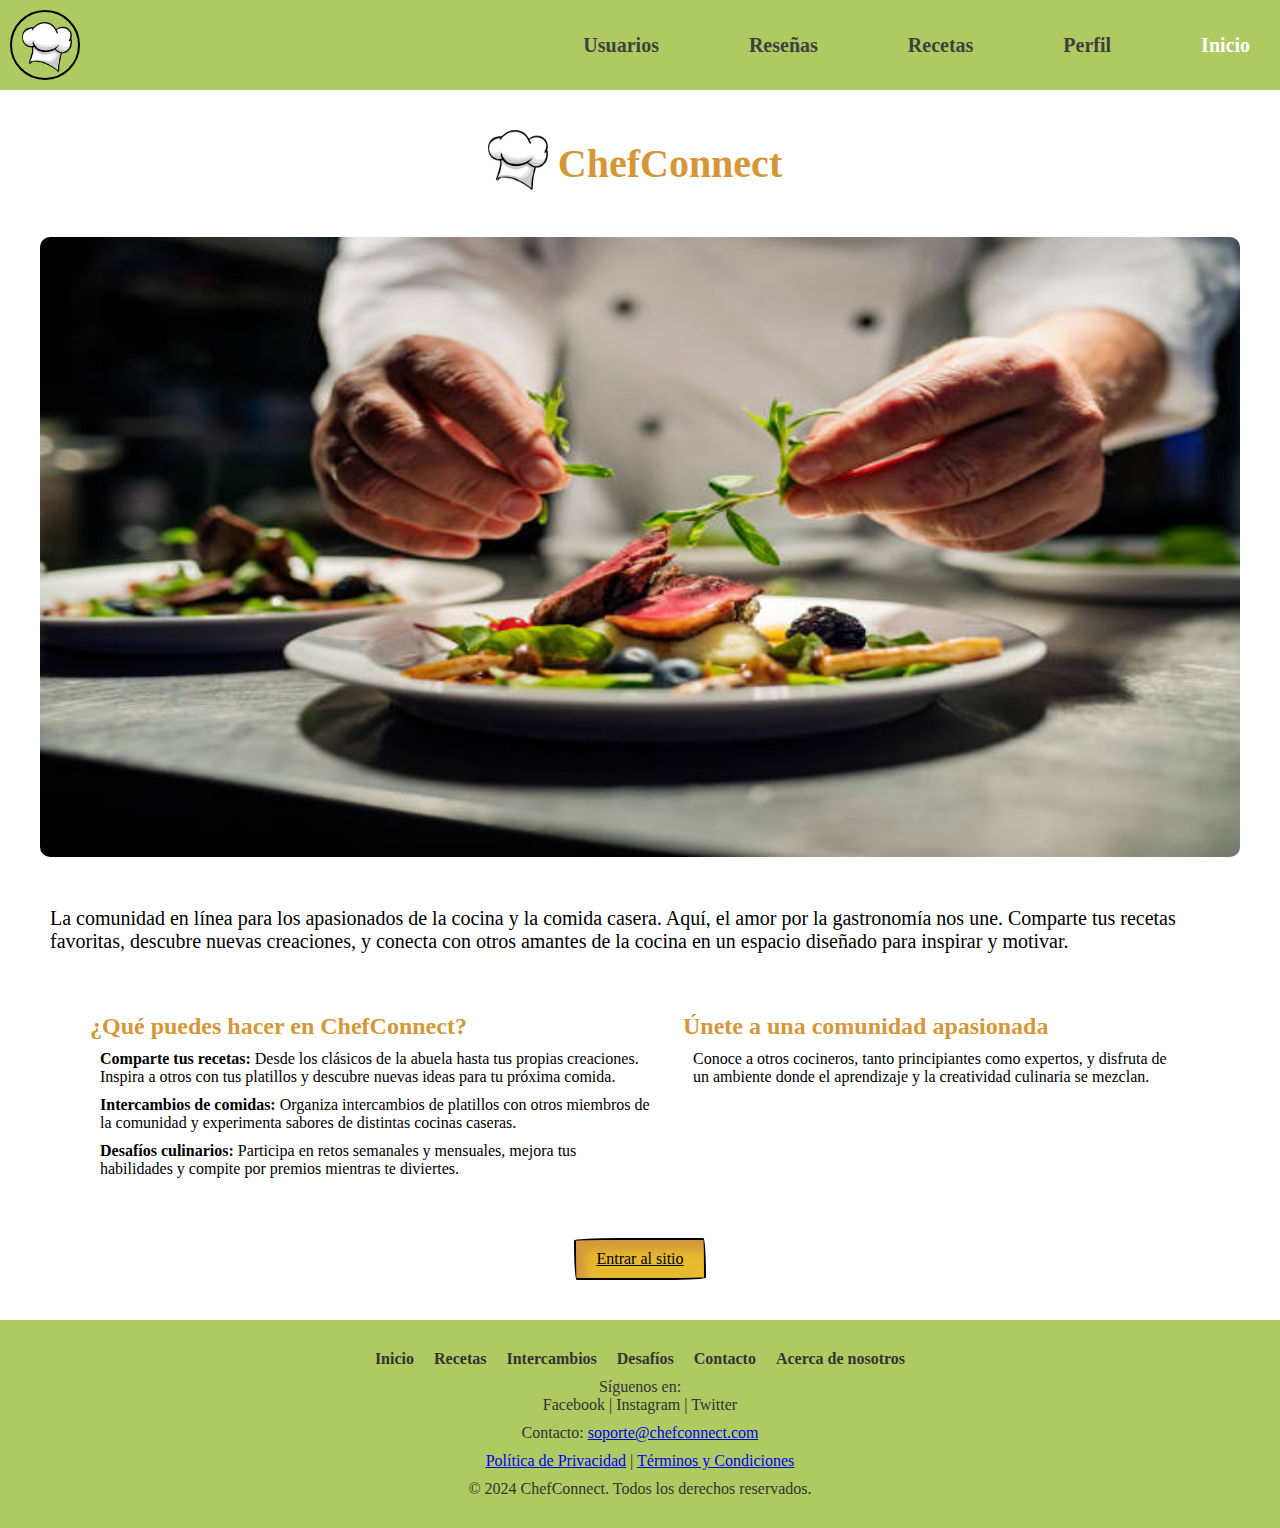
<file: pages/index.html>
<!DOCTYPE html>
<html lang="en">
  <head>
    <meta charset="UTF-8" />
    <meta name="viewport" content="width=device-width, initial-scale=1.0" />
    <title>ChefConnect--landing page</title>
    <link rel="stylesheet" href="../css/styles.css" />
    <link rel="stylesheet" href="../css/footer.css" />
    <link rel="stylesheet" href="../css/header.css" />
  </head>
  <body>
    <div class="container">
      <div class="header">
        <div class="logo">
          <a href="./index.html">
            <img src="../img/logo.png" alt="Logo de pagina"
          /></a>
        </div>
        <ul>
          <li><a href="./usuarios.html">Usuarios</a></li>
          <li><a href="./resenas.html">Reseñas</a></li>
          <li><a href="./recetas.html">Recetas</a></li>
          <li><a href="./perfil.html">Perfil</a></li>

          <li><a id="inicio" href="./index.html">Inicio</a></li>
        </ul>
      </div>
      <div class="content">
        <div class="titulo">
          <img src="../img/logo.png" alt="Logo de pagina" />
          <h1>ChefConnect</h1>
        </div>

        <!-- Esto serían los estilos que tienen las Imagenes por defecto -->
        <img class="img" src="../img/comida.jpeg" alt="Imagen de lo que sea" />

        <p>
          La comunidad en línea para los apasionados de la cocina y la comida
          casera. Aquí, el amor por la gastronomía nos une. Comparte tus recetas
          favoritas, descubre nuevas creaciones, y conecta con otros amantes de
          la cocina en un espacio diseñado para inspirar y motivar.
        </p>
        <div class="maincontent">
          <div class="whatToDo">
            <h2>¿Qué puedes hacer en ChefConnect?</h2>
            <ul>
              <li>
                <b>Comparte tus recetas: </b>Desde los clásicos de la abuela
                hasta tus propias creaciones. Inspira a otros con tus platillos
                y descubre nuevas ideas para tu próxima comida.
              </li>
              <li>
                <b>Intercambios de comidas:</b> Organiza intercambios de
                platillos con otros miembros de la comunidad y experimenta
                sabores de distintas cocinas caseras.
              </li>
              <li>
                <b>Desafíos culinarios:</b> Participa en retos semanales y
                mensuales, mejora tus habilidades y compite por premios mientras
                te diviertes.
              </li>
            </ul>
          </div>
          <div class="enjoy">
            <h2>Únete a una comunidad apasionada</h2>
            <p>
              Conoce a otros cocineros, tanto principiantes como expertos, y
              disfruta de un ambiente donde el aprendizaje y la creatividad
              culinaria se mezclan.
            </p>
          </div>
          
        </div>
        <a class="button" href="./login.html">
         Entrar al sitio
        </a>
      </div>

      <div class="footer">
        <!-- Enlaces de navegación -->
        <ul class="footer-nav">
          <li><a href="./index.html">Inicio</a></li>
          <li><a href="./recetas.html">Recetas</a></li>
          <li><a href="./intercambios.html">Intercambios</a></li>
          <li><a href="./desafios.html">Desafíos</a></li>
          <li><a href="./contacto.html">Contacto</a></li>
          <li><a href="./acerca.html">Acerca de nosotros</a></li>
        </ul>

        <!-- Redes sociales -->
        <div class="footer-social">
          <p>Síguenos en:</p>
          <a href="https://www.facebook.com/ChefConnect" target="_blank"
            >Facebook</a
          >
          |
          <a href="https://www.instagram.com/ChefConnect" target="_blank"
            >Instagram</a
          >
          |
          <a href="https://twitter.com/ChefConnect" target="_blank">Twitter</a>
        </div>

        <!-- Información de contacto -->
        <div class="footer-contact">
          <p>
            Contacto:
            <a href="mailto:soporte@chefconnect.com">soporte@chefconnect.com</a>
          </p>
        </div>

        <!-- Políticas del sitio -->
        <div class="footer-legal">
          <a href="./privacidad.html">Política de Privacidad</a> |
          <a href="./tyc.html">Términos y Condiciones</a>
        </div>

        <!-- Derechos de autor -->
        <div class="footer-copyright">
          <p>&copy; 2024 ChefConnect. Todos los derechos reservados.</p>
        </div>
      </div>
    </div>
  </body>
</html>
</file>
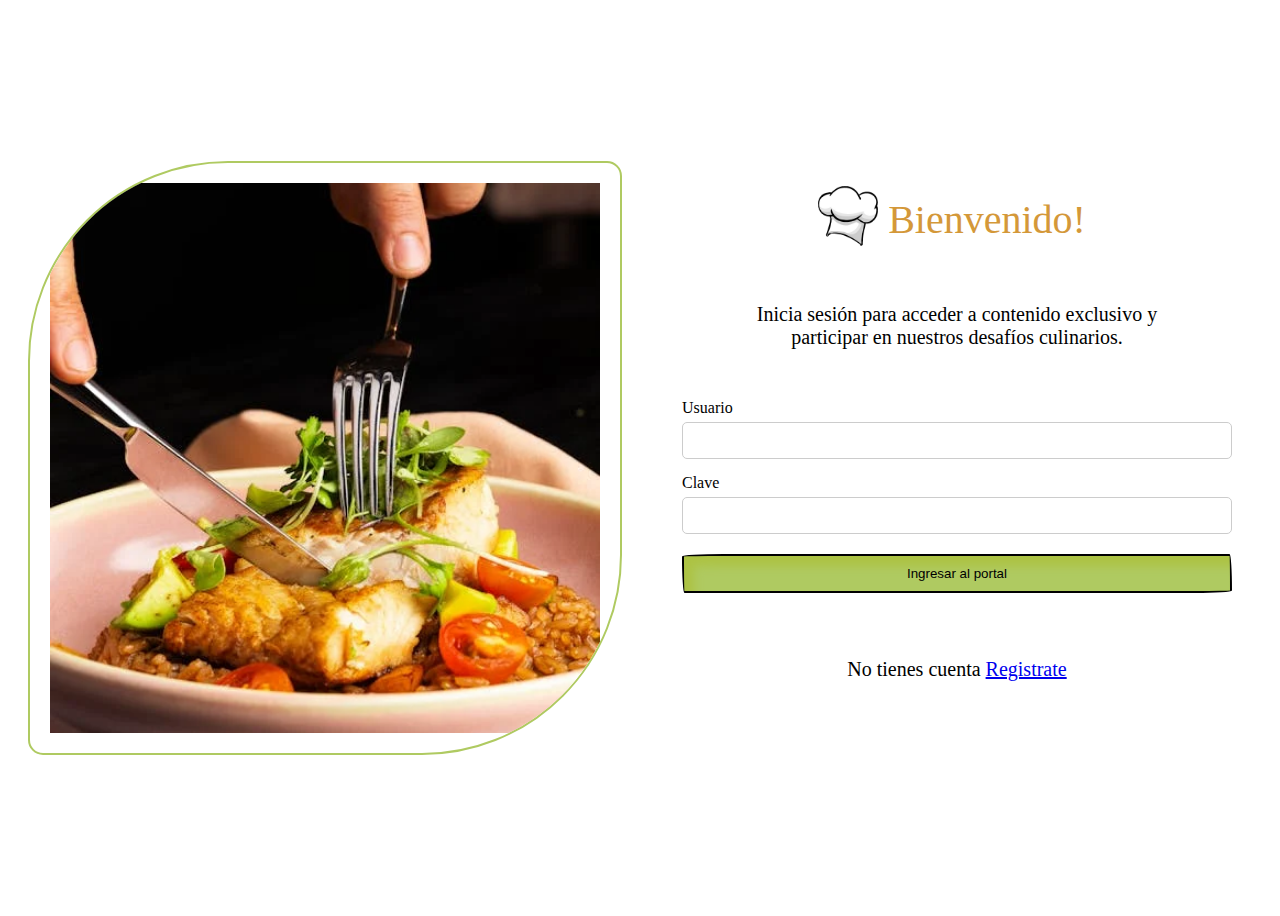
<file: pages/login.html>
<!DOCTYPE html>
<html lang="en">
<head>
    <meta charset="UTF-8">
    <meta name="viewport" content="width=device-width, initial-scale=1.0">
    <title>Login</title>
    <meta name="description" content="En esta pagina se puede hacer el inicio de sesión">
    <meta name="keywords" content="CEI, Diseño Web, HTML, CSS, Cocina, Recetas">
    <meta name="author" content="Liz Claudia Espinosa">
    <link rel="stylesheet" href="../css/login.css">

</head>
<body>
    <div class="container">
        <div class="img">
            <img  src="../img/login.webp" alt="Logo">
        </div>
       
        <div class="form">
            <div class="titulo">
                <img src="../img/logo.png" alt="Logo de pagina"
            />
            <h1> Bienvenido!</h1>
            </div>
            
            <p >Inicia sesión para acceder a contenido exclusivo y participar en nuestros desafíos culinarios.</p>
            <form action="./index.html" method="GET">
                <label for="user">Usuario</label>
                <input type="text" id="user" name="user" required />
          
                <label for="pass">Clave</label>
                <input type="password" id="pass" name="pass" required />

                <input class="button" type="submit" value="Ingresar al portal" />
            </form>
            <p>No tienes cuenta <a href="./register.html">Registrate</a></p>
        </div>

    </div>
</body>
</html>
</file>
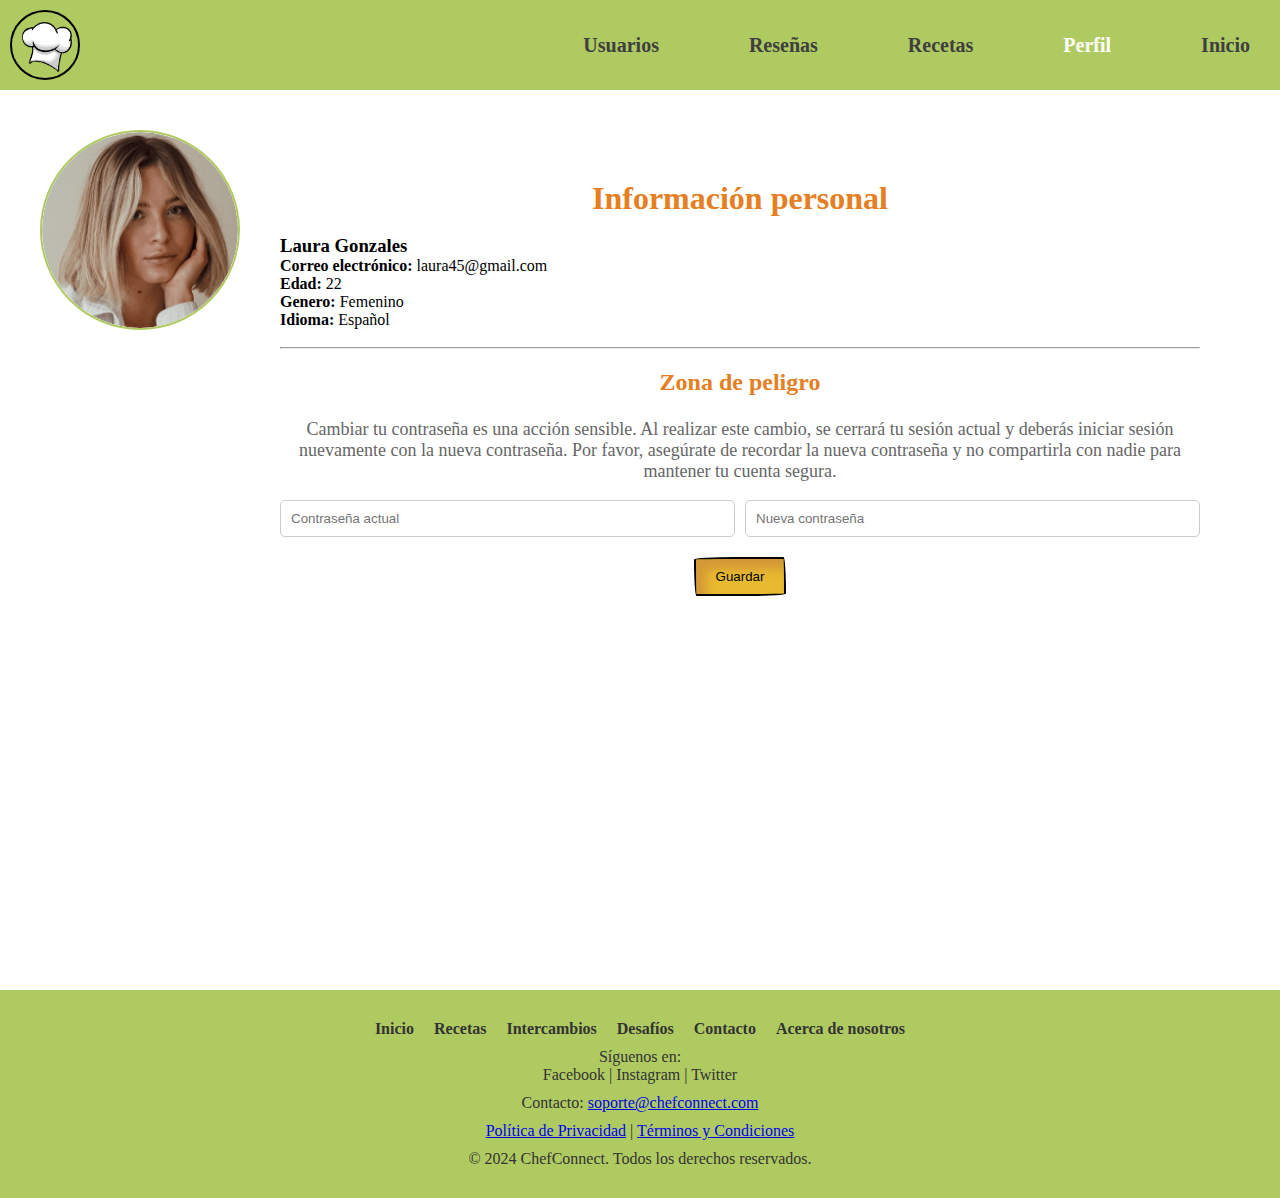
<file: pages/perfil.html>
<!DOCTYPE html>
<html lang="en">
<head>
    <meta charset="UTF-8">
    <meta name="viewport" content="width=device-width, initial-scale=1.0">
    <title>Document</title>
    <link rel="stylesheet" href="../css/profile.css">
    <link rel="stylesheet" href="../css/header.css">
    <link rel="stylesheet" href="../css/footer.css">
</head>
<body>
    <div class="header">
        <div class="logo">
          <a href="./index.html">
            <img src="../img/logo.png" alt="Logo de pagina"
          /></a>
        </div>
        <ul>
          <li><a href="./usuarios.html">Usuarios</a></li>
          <li><a href="./resenas.html">Reseñas</a></li>
          <li><a href="./recetas.html">Recetas</a></li>
          <li><a id="inicio" href="./perfil.html">Perfil</a></li>

          <li><a  href="./index.html">Inicio</a></li>
        </ul>
      </div>
    <div class="container">
        

        <!-- Foto de la persona -->
        <div class="profile-picture">
            <img src="../img/user.png" alt="Foto de persona">
        </div>
        <div class="main-content">
          <h1>Información personal</h1>
          <br>
          <h3>Laura Gonzales</h3>
          <p><b>Correo electrónico: </b> laura45@gmail.com</p>
          <p><b>Edad: </b> 22</p>
          <p><b>Genero: </b> Femenino</p>
          <p><b>Idioma: </b>Español</p>
          <br>
          <hr>        
        <!-- Danger Zone -->
        <div class="danger-zone">
            <h2>Zona de peligro</h2>
            <br>
            <p>Cambiar tu contraseña es una acción sensible. Al realizar este cambio, se cerrará tu sesión actual y deberás iniciar sesión nuevamente con la nueva contraseña. Por favor, asegúrate de recordar la nueva contraseña y no compartirla con nadie para mantener tu cuenta segura.</p>
            <br>
            <form action="./login.html" method="GET">
              <div class="password-group">
                <input type="password" name="password" placeholder="Contraseña actual"/>
                <input type="password" name="password-confirmation" placeholder="Nueva contraseña"/>
              </div>
              
            <input class="button" type="submit" value="Guardar"/>
            </form>
          </div>
        </div>
        
    </div>

    <div class="footer">
        <!-- Enlaces de navegación -->
        <ul class="footer-nav">
          <li><a href="./index.html">Inicio</a></li>
          <li><a href="./recetas.html">Recetas</a></li>
          <li><a href="./intercambios.html">Intercambios</a></li>
          <li><a href="./desafios.html">Desafíos</a></li>
          <li><a href="./contacto.html">Contacto</a></li>
          <li><a href="./acerca.html">Acerca de nosotros</a></li>
        </ul>

        <!-- Redes sociales -->
        <div class="footer-social">
          <p>Síguenos en:</p>
          <a href="https://www.facebook.com/ChefConnect" target="_blank"
            >Facebook</a
          >
          |
          <a href="https://www.instagram.com/ChefConnect" target="_blank"
            >Instagram</a
          >
          |
          <a href="https://twitter.com/ChefConnect" target="_blank">Twitter</a>
        </div>

        <!-- Información de contacto -->
        <div class="footer-contact">
          <p>
            Contacto:
            <a href="mailto:soporte@chefconnect.com">soporte@chefconnect.com</a>
          </p>
        </div>

        <!-- Políticas del sitio -->
        <div class="footer-legal">
          <a href="./privacidad.html">Política de Privacidad</a> |
          <a href="./tyc.html">Términos y Condiciones</a>
        </div>

        <!-- Derechos de autor -->
        <div class="footer-copyright">
          <p>&copy; 2024 ChefConnect. Todos los derechos reservados.</p>
        </div>
      </div>
</body>
</html>
</file>
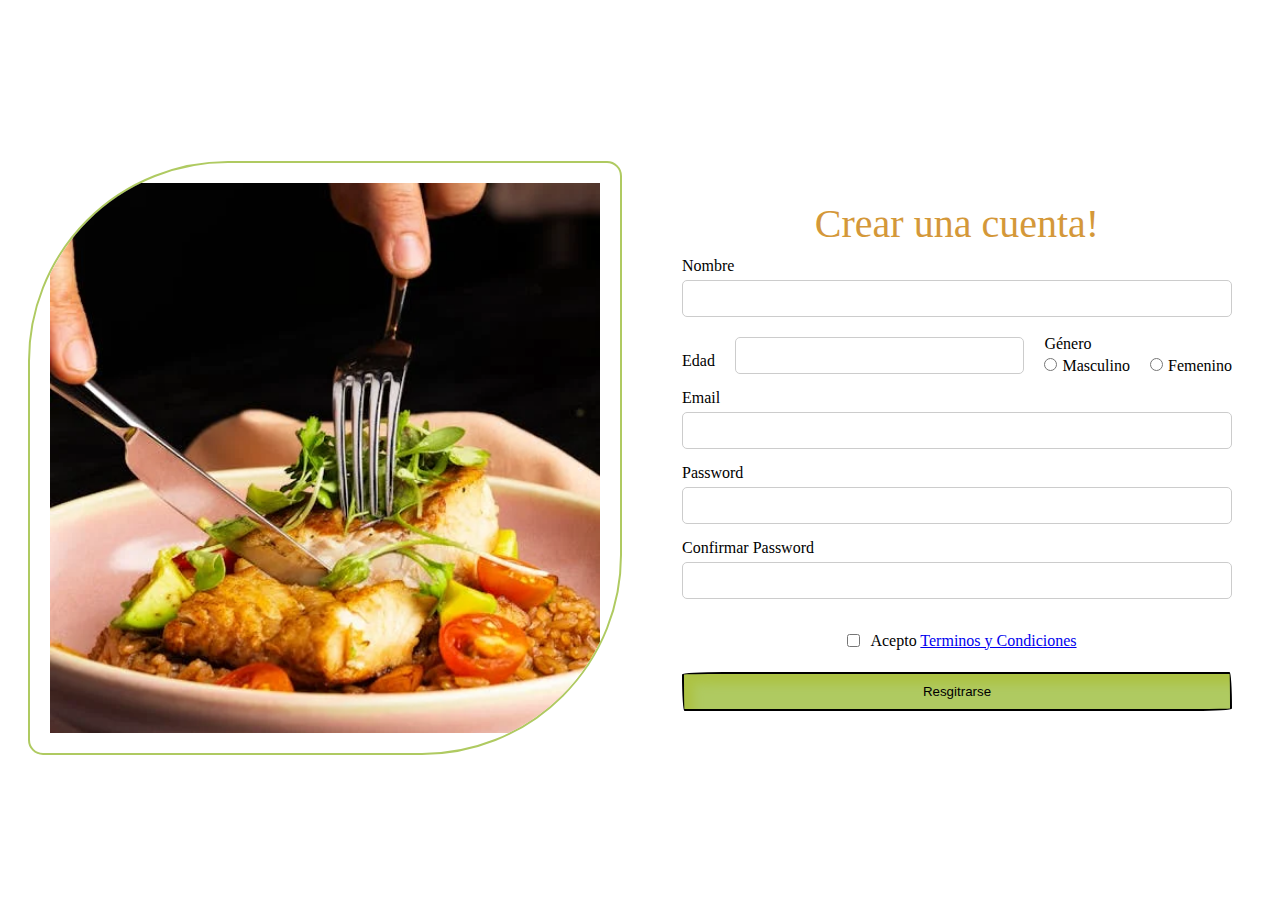
<file: pages/register.html>
<!DOCTYPE html>
<html lang="en">

<head>
    <meta charset="UTF-8">
    <meta name="viewport" content="width=device-width, initial-scale=1.0">
    <title>Registro</title>
    <meta name="description" content="En esta pagina se puede hacer el registro de un usuario">
    <meta name="keywords" content="CEI, Diseño Web, HTML, CSS, Cocina, Recetas">
    <meta name="author" content="Liz Claudia Espinosa">
    <link rel="stylesheet" href="../css/register.css">

</head>

<body>
    <div class="container">
        <div class="img">
            <img src="../img/login.webp" alt="Logo">
        </div>

        <div class="form">
            <h1>Crear una cuenta!</h1>
            <form action="./index.html" method="GET">

                <labe for="name">Nombre</labe>
                <input type="text" id="name" name="name" />

                <div class="age-gender">
                    
                        <label id="age" for="age">Edad</label>
                        <input type="number" id="age" name="age" />
                    
                    <div class="field">
                        <label for="gender">Género</label>
                        <div class="radio-group">
                            <label><input type="radio" id="men" name="gender" value="men"/>Masculino</label>
                            <label><input type="radio" id="female" name="gender" value="female"/>Femenino</label>
                        </div>
                    </div>
                </div>
                

                <labe for="email">Email</labe>
                <input type="email" id="email" name="email" />
                
                
                <labe for="pass">Password</labe>
                <input type="password" id="pass" name="pass" />

                <labe for="confirm-pass">Confirmar Password</labe>
                <input type="password" id="confirm-pass" name="confirm-pass" />

                <div class="checkbox">
                        <input type="checkbox" id="tyc" name="tyc">
                        <label for="tyc">Acepto <a href="./tyc.html">Terminos y Condiciones</a></label>

                </div>
               
                <input class="button" type="submit" value="Resgitrarse" />


            </form>
        </div>
    </div>
</body>

</html>
</file>
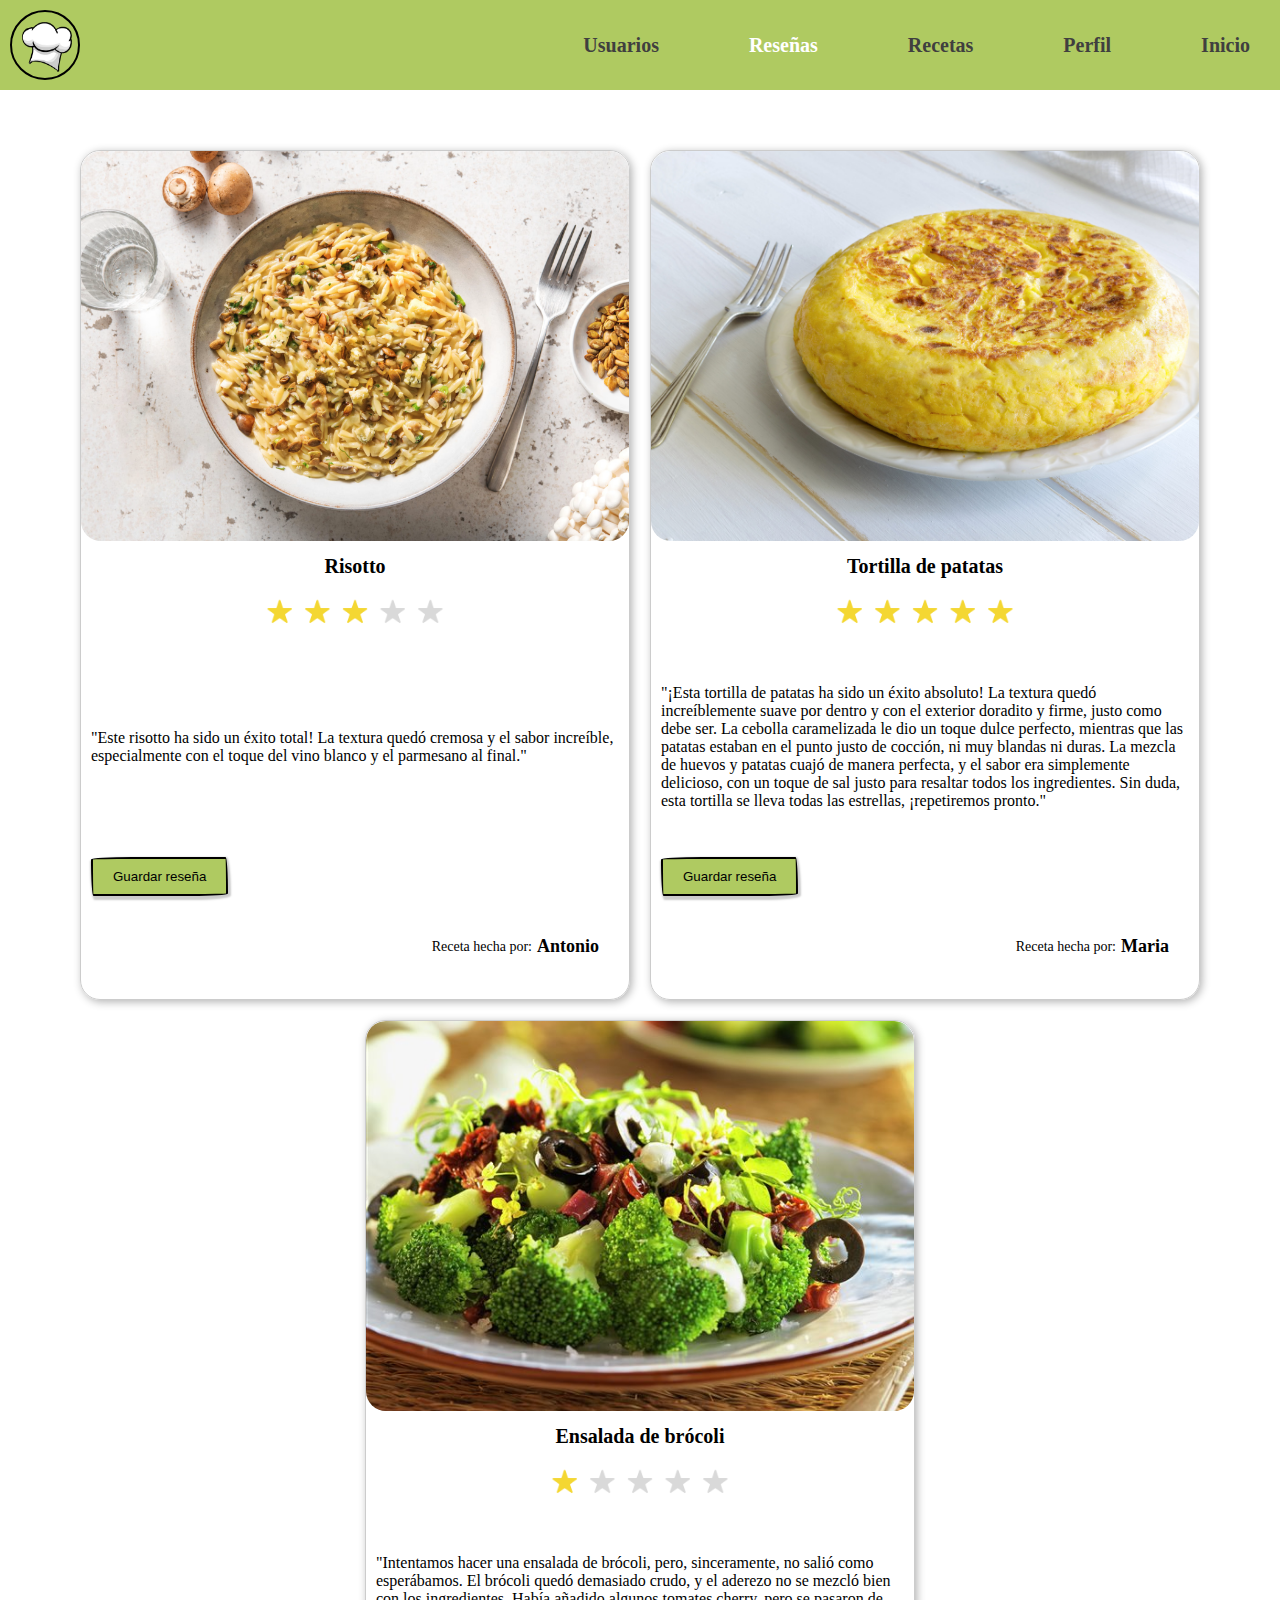
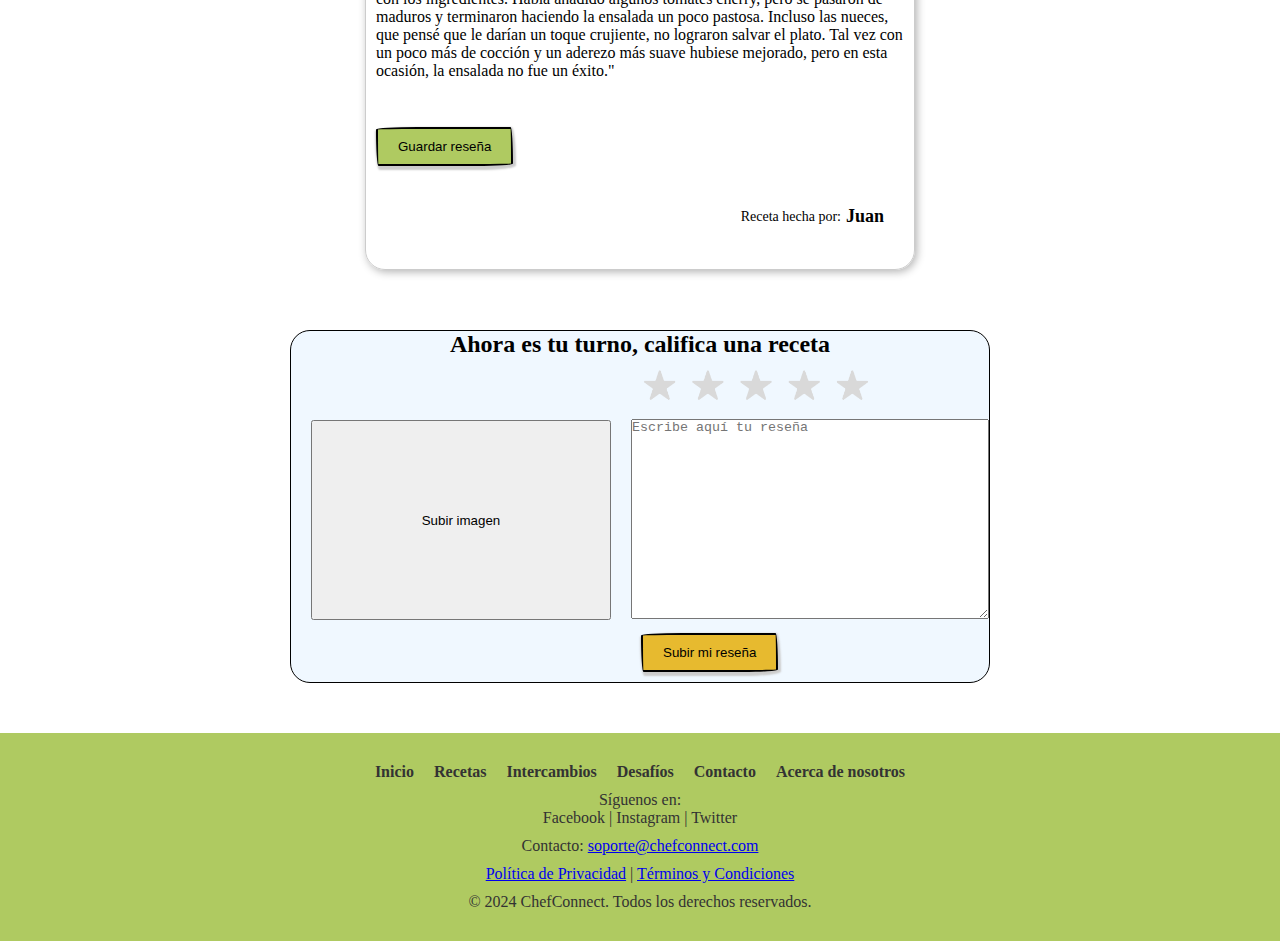
<file: pages/resenas.html>
<!DOCTYPE html>
<html lang="en">

<head>
    <meta charset="UTF-8">
    <meta name="viewport" content="width=device-width, initial-scale=1.0">
    <title>Reseñas</title>
    <meta name="description" content="Reseñas de recetas que hacen los usuarios">
    <meta name="keywords" content="CEI, Diseño Web, HTML, CSS, Cocina, Recetas">
    <meta name="author" content="Jaume Esquerdo">
    <style>
        * {
            box-sizing: border-box;
            margin: 0;
            padding: 0;
        }

        .footer {
            background-color: #afca61;
            padding: 20px;
            text-align: center;
            color: #333;
        }



        .footer-nav {
            list-style: none;
            padding: 0;
            margin: 10px 0;
            display: flex;
            justify-content: center;
            gap: 20px;
        }

        .footer-nav li {
            display: inline;
        }

        .footer-nav a {
            text-decoration: none;
            color: #333;
            font-weight: bold;
        }

        .footer-social,
        .footer-contact,
        .footer-legal,
        .footer-newsletter,
        .footer-copyright {
            margin: 10px 0;
        }

        .footer-social a {
            text-decoration: none;
            color: #333;
        }

        .container {
            display: flex;
            flex-direction: column;
            height: 100vh;
        }

        .header {
            display: flex;
            justify-content: space-between;
            background-color: #afca61;

        }

        .header ul {
            display: flex;
            gap: 50px;
            padding: 10px;
            align-items: center;
            list-style: none;
        }

        .header ul a {
            text-decoration: none;
            font-size: 20px;
            margin: 20px;
            font-weight: bold;
            color: rgb(64, 63, 63)
        }

        /*  Para indicar que estas en esta página */
        #resenas-seccion {
            color: white;
        }


        .logo {
            border: 2px solid black;
            border-radius: 50px 50px 50px 50px;
            width: 70px;
            height: 70px;
            margin: 10px;
        }

        .logo img {
            padding: 10px;
            width: 70px;
            height: 70px;
        }

        .content {
            display: flex;
            flex-direction: column;
            align-items: center;
        }

        .reseñas {
            display: flex;
            justify-content: center;
        }

        .reseñas img {
            width: 300px;
            margin: 50px;
            height: 300px;

        }

        h1 {
            display: flex;
            justify-content: center;
        }

        .platos {
            flex: 1 1 200px;
            flex-wrap: wrap;
            max-width: 550px;
            min-width: 450px;
            height: 850px;
            flex-direction: column;
            margin: 10px;
            border: 1px solid #ccc;
            box-shadow: 2px 2px 8px 0px rgba(0, 0, 0, 0.3);
            border-radius: 20px;
            overflow-y: auto;
            justify-content: center;

        }

        .platos:hover {
            max-width: 600px;
            transition: max-width 0.30s;
        }

        .platos img {
            max-width: 100%;
            border-radius: 20px;

        }

        .reseñas-body {
            display: flex;
            justify-content: center;
            padding: 50px;
            flex-wrap: wrap;

        }

        .calificacion {
            display: flex;
            justify-content: center;
            max-width: 700px;

            border: 1px solid black;

            margin-bottom: 50px;
            border-radius: 20px;
            background-color: aliceblue;
            flex-wrap: wrap;

        }

        #brocoli {
            width: 100%;
            height: 46%;
            object-fit: cover;
        }

        #risotto {
            width: 100%;
            height: 46%;
            object-fit: cover;
        }

        #tortilla {
            width: 100%;
            height: 46%;
            object-fit: cover;
        }

        .autor {
            font-size: 14px;
            display: flex;
            align-items: center;

        }

        .nombre {
            font-size: 18px;
            font-weight: bold;
            margin-left: 5px;

        }

        .star {
            width: 200px;
            padding: 10px;

        }

        .star-container {
            display: flex;
            justify-content: center;
        }

        .reseña-content {
            margin: 10px;
            display: flex;
            height: 200px;
            align-items: center;

        }

        h4 {
            display: flex;
            justify-content: center;
            padding: 10px;
            font-size: 20px;
        }

        .made {
            display: flex;
            margin-top: auto;
            padding: 30px;
            justify-content: flex-end;
        }

        .guardar {
            display: flex;
            flex-direction: column;
            justify-content: stretch;

            margin: 10px;
            border-radius: 10px;
            background-color: #afca61;
            box-shadow: 1px 2px 2px 2px #ccc;
            /* Color de fondo verde claro */
            border: 2px solid black;
            /* Borde negro */
            border-radius: 255px 15px 225px 15px / 15px 225px 15px 225px;
            padding: 10px 20px;
            /* Espaciado interno */
            color: black;
            /* Color del texto */
            cursor: pointer;
            /* Cambia el cursor al pasar sobre el botón */
            transition: all 0.2s ease;
            /* Transición suave al pasar el mouse */
        }

        .guardar:hover {
            background-color: #9eb914;
        }

        hr {
            width: 30%;
            margin: auto;
            margin-top: 10px;

        }

        .subir-imagen {
            width: 50%;
            display: flex;
            align-items: center;
            justify-content: center;

        }

        .subir-imagen h5 {
            width: 100%;
            font-size: 25px;
            display: flex;
            justify-content: center;
            margin-top: 20px;
        }

        #calificar {
            width: 250px;
            padding: 10px;
        }

        .fixed-textarea {
            width: 100%;
            max-width: 400px;
            height: 200px;
            bottom: 20px;
            right: 700px;

        }

        #submmit-imagen {
            width: 300px;
            height: 200px;
            margin: 20px;

        }

        #form-subir {
            display: flex;
            justify-content: center;

        }

        .div-subir {
            display: flex;
            justify-content: center;
        }

        .calificacion h2 {
            display: flex;
            justify-content: center;
        }

        #guardarid {
            background-color: #e7ba2f;
        }

        #guardarid:hover {
            background-color: #bd852d;
        }
    </style>
</head>

<body>
    <div class="container">

        <div class="header">
            <div class="logo">
                <a href="./index.html">
                    <img src="../img/logo.png" alt="Logo de pagina" /></a>
            </div>
            <ul>
                <li><a href="./usuarios.html">Usuarios</a></li>
                <li><a id="resenas-seccion" href="./resenas.html">Reseñas</a></li>
                <li><a href="./recetas.html">Recetas</a></li>
                <li><a href="./perfil.html">Perfil</a></li>

                <li><a href="./index.html">Inicio</a></li>
            </ul>
        </div>

        <div class="content">

            <div class="reseñas-body">

                <div class=" platos">
                    <img id="risotto" src="/img/rissoto.avif" alt="risotto">
                    <h4>Risotto</h4>
                    <div class="star-container"><img class="star" src="/img/3estrellas.png"
                            alt="puntuación 3 estrellas"></div>
                    <p class="reseña-content">"Este risotto ha sido un éxito total! La textura quedó cremosa y el sabor
                        increíble, especialmente
                        con el toque del vino blanco y el parmesano al final."</p>

                    <form action="" method="GET">

                        <input class="guardar" type="submit" value="Guardar reseña">

                    </form>

                    <p class="made"><span class="autor">Receta hecha por:</span> <span class="nombre"> Antonio </span>
                    </p>

                </div>

                <div class=" platos">
                    <img id="tortilla" src="/img/tortilla patata.jpg" alt="tortilla">
                    <h4>Tortilla de patatas</h4>
                    <div class="star-container"><img class="star" src="/img/5estrellas.png" alt="Tortillón"></div>
                    <p class="reseña-content">"¡Esta tortilla de patatas ha sido un éxito absoluto! La textura quedó
                        increíblemente suave por dentro y con el exterior doradito y firme, justo como debe ser. La
                        cebolla caramelizada le dio un toque dulce perfecto, mientras que las patatas estaban en el
                        punto justo de cocción, ni muy blandas ni duras. La mezcla de huevos y patatas cuajó de manera
                        perfecta, y el sabor era simplemente delicioso, con un toque de sal justo para resaltar todos
                        los ingredientes. Sin duda, esta tortilla se lleva todas las estrellas, ¡repetiremos pronto."
                    </p>

                    <form action="" method="GET">

                        <input class="guardar" type="submit" value="Guardar reseña">

                    </form>

                    <p class="made"><span class="autor">Receta hecha por:</span> <span class="nombre"> Maria </span>
                    </p>

                </div>

                <div class="platos">
                    <img id="brocoli" src="/img/ensalada.jpg" alt="ensalada">
                    <h4>Ensalada de brócoli</h4>
                    <div class="star-container"><img class="star" src="/img/1estrella.png" alt="brócoli"></div>
                    <p class="reseña-content">"Intentamos hacer una ensalada de brócoli, pero, sinceramente, no salió
                        como esperábamos. El brócoli quedó demasiado crudo, y el aderezo no se mezcló bien con los
                        ingredientes. Había añadido algunos tomates cherry, pero se pasaron de maduros y terminaron
                        haciendo la ensalada un poco pastosa. Incluso las nueces, que pensé que le darían un toque
                        crujiente, no lograron salvar el plato. Tal vez con un poco más de cocción y un aderezo más
                        suave hubiese mejorado, pero en esta ocasión, la ensalada no fue un éxito."</p>

                    <form action="" method="GET">

                        <input class="guardar" type="submit" value="Guardar reseña">

                    </form>
                    <p class="made"><span class="autor">Receta hecha por:</span> <span class="nombre"> Juan </span>
                    </p>


                </div>

            </div>

            <div class="calificacion">
                <h2>Ahora es tu turno, califica una receta</h2>

                <form id="form-subir" action="" method="GET">
                    <div class="div-subir">
                        <div class="subir-imagen">


                            <input id="submmit-imagen" type="submit" value="Subir imagen">

                        </div>
                        <div>

                            <img id="calificar" src="/img/estrellas.png" alt="estrellas vacias">
                            <textarea class="fixed-textarea" placeholder="Escribe aquí tu reseña" name="Texto de reseña"
                                id=""></textarea>
                            <input class="guardar" id="guardarid" type="submit" value="Subir mi reseña">
                        </div>
                    </div>
                </form>
            </div>

        </div>

        <div class="footer">
            <!-- Enlaces de navegación -->
            <ul class="footer-nav">
                <li><a href="./index.html">Inicio</a></li>
                <li><a href="./recetas.html">Recetas</a></li>
                <li><a href="./intercambios.html">Intercambios</a></li>
                <li><a href="./desafios.html">Desafíos</a></li>
                <li><a href="./contacto.html">Contacto</a></li>
                <li><a href="./acerca.html">Acerca de nosotros</a></li>
            </ul>

            <!-- Redes sociales -->
            <div class="footer-social">
                <p>Síguenos en:</p>
                <a href="https://www.facebook.com/ChefConnect" target="_blank">Facebook</a>
                |
                <a href="https://www.instagram.com/ChefConnect" target="_blank">Instagram</a>
                |
                <a href="https://twitter.com/ChefConnect" target="_blank">Twitter</a>
            </div>

            <!-- Información de contacto -->
            <div class="footer-contact">
                <p>
                    Contacto:
                    <a href="mailto:soporte@chefconnect.com">soporte@chefconnect.com</a>
                </p>
            </div>

            <!-- Políticas del sitio -->
            <div class="footer-legal">
                <a href="./privacidad.html">Política de Privacidad</a> |
                <a href="./tyc.html">Términos y Condiciones</a>
            </div>

            <!-- Derechos de autor -->
            <div class="footer-copyright">
                <p>&copy; 2024 ChefConnect. Todos los derechos reservados.</p>
            </div>
        </div>
    </div>
</body>

</html>
</file>
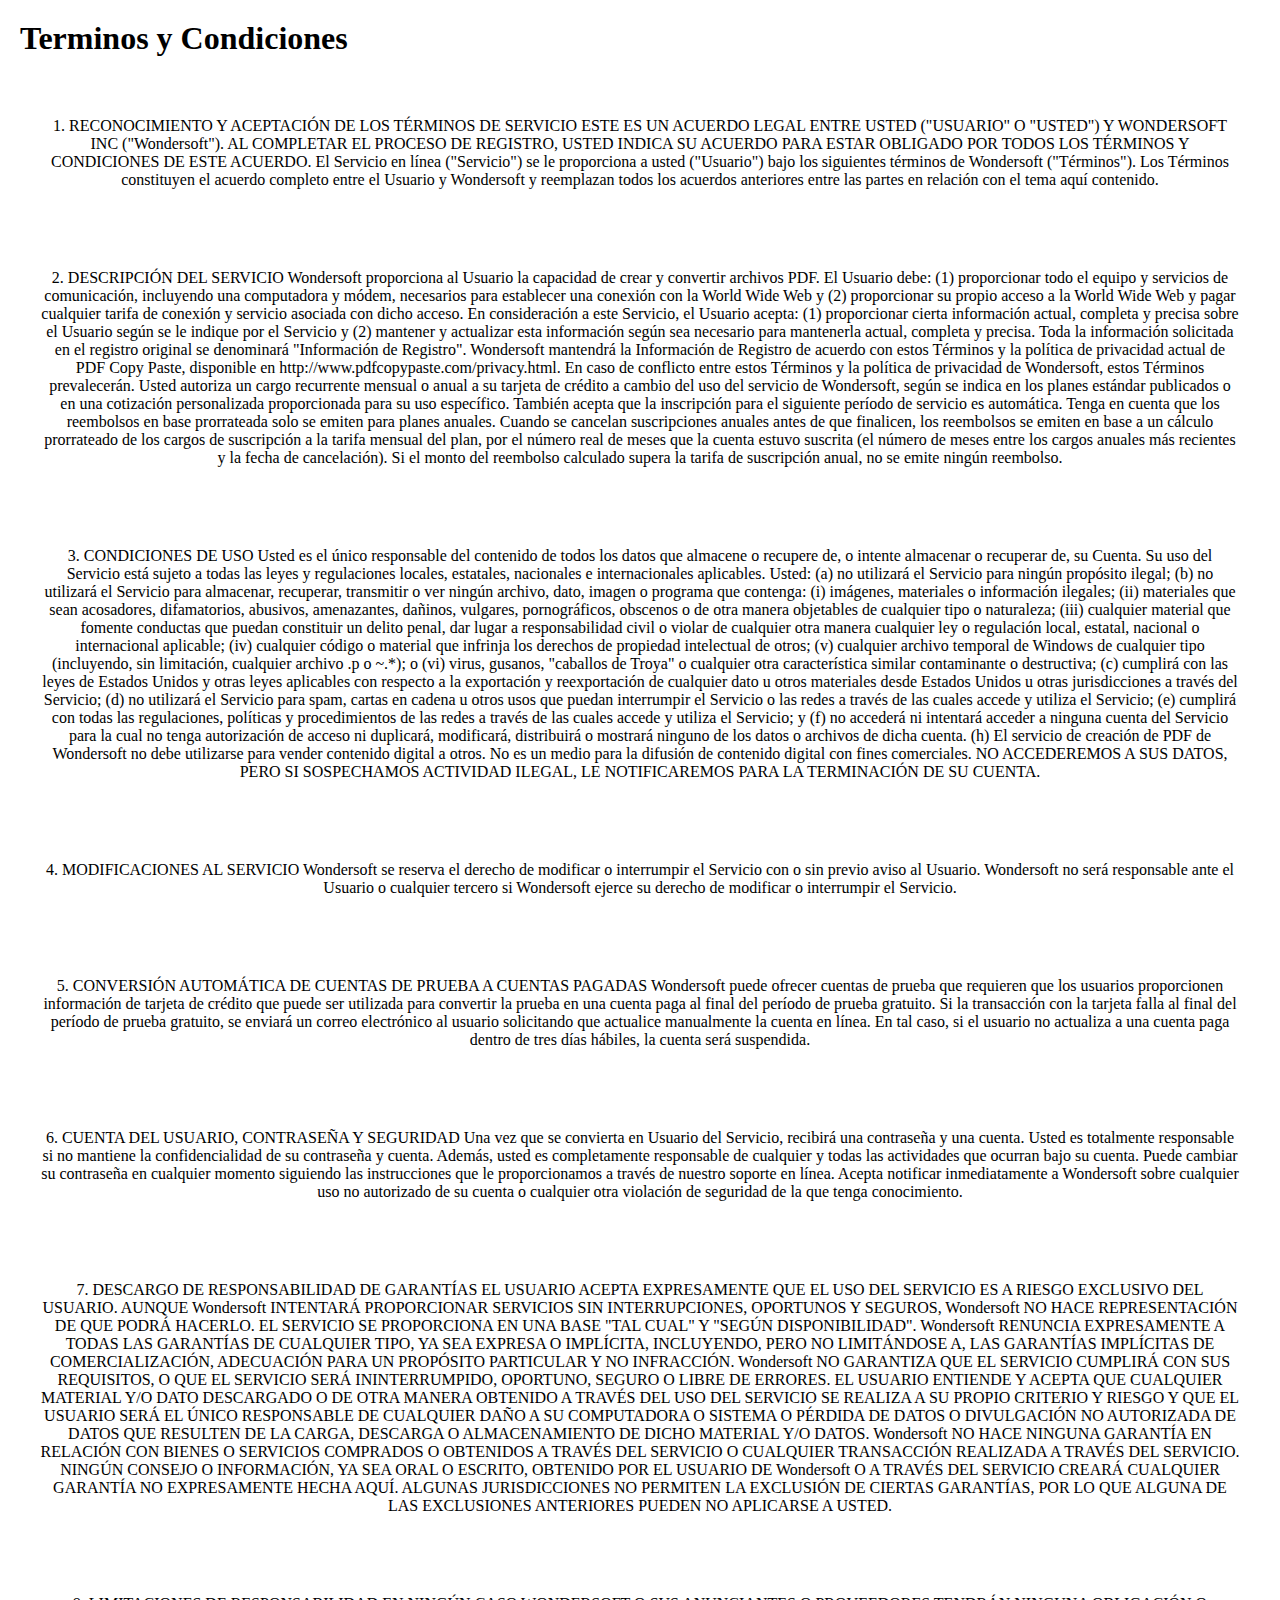
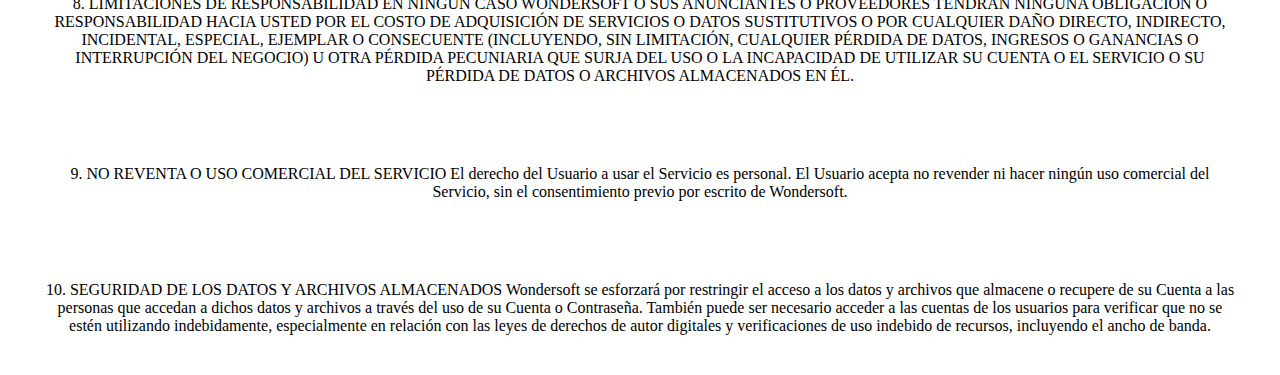
<file: pages/tyc.html>
<!DOCTYPE html>
<html lang="en">

<head>
    <meta charset="UTF-8">
    <meta name="viewport" content="width=device-width, initial-scale=1.0">
    <title>Terminos y Condiciones</title>
    <link rel="stylesheet" href="../css/tyc.css">
</head>

<body>
    <div class="container">
        <h1>Terminos y Condiciones</h1>
        <p>1. RECONOCIMIENTO Y ACEPTACIÓN DE LOS TÉRMINOS DE SERVICIO ESTE ES UN ACUERDO LEGAL ENTRE USTED ("USUARIO" O
            "USTED") Y WONDERSOFT INC ("Wondersoft"). AL COMPLETAR EL PROCESO DE REGISTRO, USTED INDICA SU ACUERDO PARA
            ESTAR OBLIGADO POR TODOS LOS TÉRMINOS Y CONDICIONES DE ESTE ACUERDO. El Servicio en línea ("Servicio") se le
            proporciona a usted ("Usuario") bajo los siguientes términos de Wondersoft ("Términos"). Los Términos
            constituyen el acuerdo completo entre el Usuario y Wondersoft y reemplazan todos los acuerdos anteriores
            entre las partes en relación con el tema aquí contenido.</p>
        <p>2. DESCRIPCIÓN DEL SERVICIO Wondersoft proporciona al Usuario la capacidad de crear y convertir archivos PDF.
            El Usuario debe: (1) proporcionar todo el equipo y servicios de comunicación, incluyendo una computadora y
            módem, necesarios para establecer una conexión con la World Wide Web y (2) proporcionar su propio acceso a
            la World Wide Web y pagar cualquier tarifa de conexión y servicio asociada con dicho acceso. En
            consideración a este Servicio, el Usuario acepta: (1) proporcionar cierta información actual, completa y
            precisa sobre el Usuario según se le indique por el Servicio y (2) mantener y actualizar esta información
            según sea necesario para mantenerla actual, completa y precisa. Toda la información solicitada en el
            registro original se denominará "Información de Registro". Wondersoft mantendrá la Información de Registro
            de acuerdo con estos Términos y la política de privacidad actual de PDF Copy Paste, disponible en
            http://www.pdfcopypaste.com/privacy.html. En caso de conflicto entre estos Términos y la política de
            privacidad de Wondersoft, estos Términos prevalecerán. Usted autoriza un cargo recurrente mensual o anual a
            su tarjeta de crédito a cambio del uso del servicio de Wondersoft, según se indica en los planes estándar
            publicados o en una cotización personalizada proporcionada para su uso específico. También acepta que la
            inscripción para el siguiente período de servicio es automática. Tenga en cuenta que los reembolsos en base
            prorrateada solo se emiten para planes anuales. Cuando se cancelan suscripciones anuales antes de que
            finalicen, los reembolsos se emiten en base a un cálculo prorrateado de los cargos de suscripción a la
            tarifa mensual del plan, por el número real de meses que la cuenta estuvo suscrita (el número de meses entre
            los cargos anuales más recientes y la fecha de cancelación). Si el monto del reembolso calculado supera la
            tarifa de suscripción anual, no se emite ningún reembolso.</p>
        <p>3. CONDICIONES DE USO Usted es el único responsable del contenido de todos los datos que almacene o recupere
            de, o intente almacenar o recuperar de, su Cuenta. Su uso del Servicio está sujeto a todas las leyes y
            regulaciones locales, estatales, nacionales e internacionales aplicables. Usted: (a) no utilizará el
            Servicio para ningún propósito ilegal; (b) no utilizará el Servicio para almacenar, recuperar, transmitir o
            ver ningún archivo, dato, imagen o programa que contenga: (i) imágenes, materiales o información ilegales;
            (ii) materiales que sean acosadores, difamatorios, abusivos, amenazantes, dañinos, vulgares, pornográficos,
            obscenos o de otra manera objetables de cualquier tipo o naturaleza; (iii) cualquier material que fomente
            conductas que puedan constituir un delito penal, dar lugar a responsabilidad civil o violar de cualquier
            otra manera cualquier ley o regulación local, estatal, nacional o internacional aplicable; (iv) cualquier
            código o material que infrinja los derechos de propiedad intelectual de otros; (v) cualquier archivo
            temporal de Windows de cualquier tipo (incluyendo, sin limitación, cualquier archivo .p o ~.*); o (vi)
            virus, gusanos, "caballos de Troya" o cualquier otra característica similar contaminante o destructiva; (c)
            cumplirá con las leyes de Estados Unidos y otras leyes aplicables con respecto a la exportación y
            reexportación de cualquier dato u otros materiales desde Estados Unidos u otras jurisdicciones a través del
            Servicio; (d) no utilizará el Servicio para spam, cartas en cadena u otros usos que puedan interrumpir el
            Servicio o las redes a través de las cuales accede y utiliza el Servicio; (e) cumplirá con todas las
            regulaciones, políticas y procedimientos de las redes a través de las cuales accede y utiliza el Servicio; y
            (f) no accederá ni intentará acceder a ninguna cuenta del Servicio para la cual no tenga autorización de
            acceso ni duplicará, modificará, distribuirá o mostrará ninguno de los datos o archivos de dicha cuenta. (h)
            El servicio de creación de PDF de Wondersoft no debe utilizarse para vender contenido digital a otros. No es
            un medio para la difusión de contenido digital con fines comerciales. NO ACCEDEREMOS A SUS DATOS, PERO SI
            SOSPECHAMOS ACTIVIDAD ILEGAL, LE NOTIFICAREMOS PARA LA TERMINACIÓN DE SU CUENTA.</p>
        <p>4. MODIFICACIONES AL SERVICIO Wondersoft se reserva el derecho de modificar o interrumpir el Servicio con o
            sin previo aviso al Usuario. Wondersoft no será responsable ante el Usuario o cualquier tercero si
            Wondersoft ejerce su derecho de modificar o interrumpir el Servicio.</p>

        <p> 5. CONVERSIÓN AUTOMÁTICA DE CUENTAS DE PRUEBA A CUENTAS PAGADAS Wondersoft puede ofrecer cuentas de prueba
            que requieren que los usuarios proporcionen información de tarjeta de crédito que puede ser utilizada para
            convertir la prueba en una cuenta paga al final del período de prueba gratuito. Si la transacción con la
            tarjeta falla al final del período de prueba gratuito, se enviará un correo electrónico al usuario
            solicitando que actualice manualmente la cuenta en línea. En tal caso, si el usuario no actualiza a una
            cuenta paga dentro de tres días hábiles, la cuenta será suspendida.</p>
        <p>6. CUENTA DEL USUARIO, CONTRASEÑA Y SEGURIDAD Una vez que se convierta en Usuario del Servicio, recibirá una
            contraseña y una cuenta. Usted es totalmente responsable si no mantiene la confidencialidad de su contraseña
            y cuenta. Además, usted es completamente responsable de cualquier y todas las actividades que ocurran bajo
            su cuenta. Puede cambiar su contraseña en cualquier momento siguiendo las instrucciones que le
            proporcionamos a través de nuestro soporte en línea. Acepta notificar inmediatamente a Wondersoft sobre
            cualquier uso no autorizado de su cuenta o cualquier otra violación de seguridad de la que tenga
            conocimiento.</p>
        <p>7. DESCARGO DE RESPONSABILIDAD DE GARANTÍAS EL USUARIO ACEPTA EXPRESAMENTE QUE EL USO DEL SERVICIO ES A
            RIESGO EXCLUSIVO DEL USUARIO. AUNQUE Wondersoft INTENTARÁ PROPORCIONAR SERVICIOS SIN INTERRUPCIONES,
            OPORTUNOS Y SEGUROS, Wondersoft NO HACE REPRESENTACIÓN DE QUE PODRÁ HACERLO. EL SERVICIO SE PROPORCIONA EN
            UNA BASE "TAL CUAL" Y "SEGÚN DISPONIBILIDAD". Wondersoft RENUNCIA EXPRESAMENTE A TODAS LAS GARANTÍAS DE
            CUALQUIER TIPO, YA SEA EXPRESA O IMPLÍCITA, INCLUYENDO, PERO NO LIMITÁNDOSE A, LAS GARANTÍAS IMPLÍCITAS DE
            COMERCIALIZACIÓN, ADECUACIÓN PARA UN PROPÓSITO PARTICULAR Y NO INFRACCIÓN. Wondersoft NO GARANTIZA QUE EL
            SERVICIO CUMPLIRÁ CON SUS REQUISITOS, O QUE EL SERVICIO SERÁ ININTERRUMPIDO, OPORTUNO, SEGURO O LIBRE DE
            ERRORES. EL USUARIO ENTIENDE Y ACEPTA QUE CUALQUIER MATERIAL Y/O DATO DESCARGADO O DE OTRA MANERA OBTENIDO A
            TRAVÉS DEL USO DEL SERVICIO SE REALIZA A SU PROPIO CRITERIO Y RIESGO Y QUE EL USUARIO SERÁ EL ÚNICO
            RESPONSABLE DE CUALQUIER DAÑO A SU COMPUTADORA O SISTEMA O PÉRDIDA DE DATOS O DIVULGACIÓN NO AUTORIZADA DE
            DATOS QUE RESULTEN DE LA CARGA, DESCARGA O ALMACENAMIENTO DE DICHO MATERIAL Y/O DATOS. Wondersoft NO HACE
            NINGUNA GARANTÍA EN RELACIÓN CON BIENES O SERVICIOS COMPRADOS O OBTENIDOS A TRAVÉS DEL SERVICIO O CUALQUIER
            TRANSACCIÓN REALIZADA A TRAVÉS DEL SERVICIO. NINGÚN CONSEJO O INFORMACIÓN, YA SEA ORAL O ESCRITO, OBTENIDO
            POR EL USUARIO DE Wondersoft O A TRAVÉS DEL SERVICIO CREARÁ CUALQUIER GARANTÍA NO EXPRESAMENTE HECHA AQUÍ.
            ALGUNAS JURISDICCIONES NO PERMITEN LA EXCLUSIÓN DE CIERTAS GARANTÍAS, POR LO QUE ALGUNA DE LAS EXCLUSIONES
            ANTERIORES PUEDEN NO APLICARSE A USTED.</p>
        <p>8. LIMITACIONES DE RESPONSABILIDAD EN NINGÚN CASO WONDERSOFT O SUS ANUNCIANTES O PROVEEDORES TENDRÁN NINGUNA
            OBLIGACIÓN O RESPONSABILIDAD HACIA USTED POR EL COSTO DE ADQUISICIÓN DE SERVICIOS O DATOS SUSTITUTIVOS O POR
            CUALQUIER DAÑO DIRECTO, INDIRECTO, INCIDENTAL, ESPECIAL, EJEMPLAR O CONSECUENTE (INCLUYENDO, SIN LIMITACIÓN,
            CUALQUIER PÉRDIDA DE DATOS, INGRESOS O GANANCIAS O INTERRUPCIÓN DEL NEGOCIO) U OTRA PÉRDIDA PECUNIARIA QUE
            SURJA DEL USO O LA INCAPACIDAD DE UTILIZAR SU CUENTA O EL SERVICIO O SU PÉRDIDA DE DATOS O ARCHIVOS
            ALMACENADOS EN ÉL.</p>
        <p>9. NO REVENTA O USO COMERCIAL DEL SERVICIO El derecho del Usuario a usar el Servicio es personal. El Usuario
            acepta no revender ni hacer ningún uso comercial del Servicio, sin el consentimiento previo por escrito de
            Wondersoft.</p>
        <p>10. SEGURIDAD DE LOS DATOS Y ARCHIVOS ALMACENADOS Wondersoft se esforzará por restringir el acceso a los
            datos y archivos que almacene o recupere de su Cuenta a las personas que accedan a dichos datos y archivos a
            través del uso de su Cuenta o Contraseña. También puede ser necesario acceder a las cuentas de los usuarios
            para verificar que no se estén utilizando indebidamente, especialmente en relación con las leyes de derechos
            de autor digitales y verificaciones de uso indebido de recursos, incluyendo el ancho de banda.</p>

    </div>
</body>

</html>
</file>
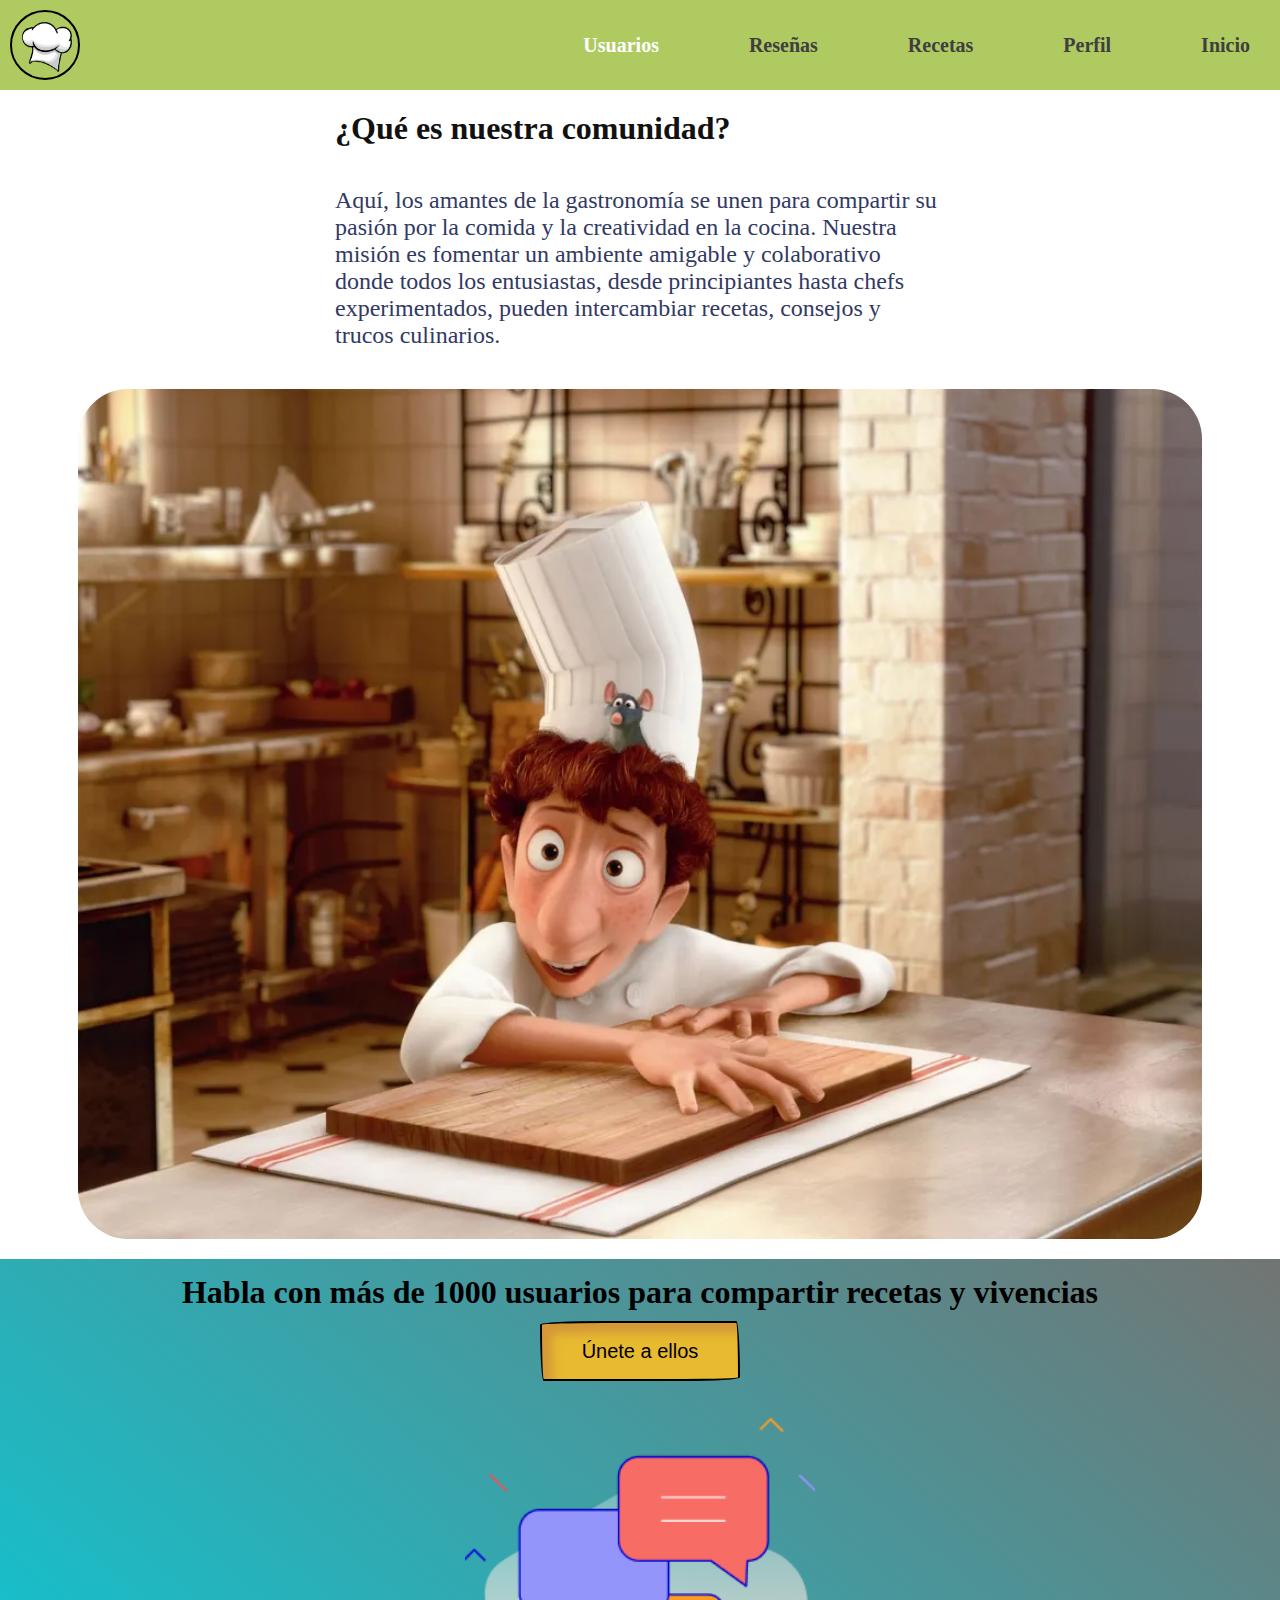
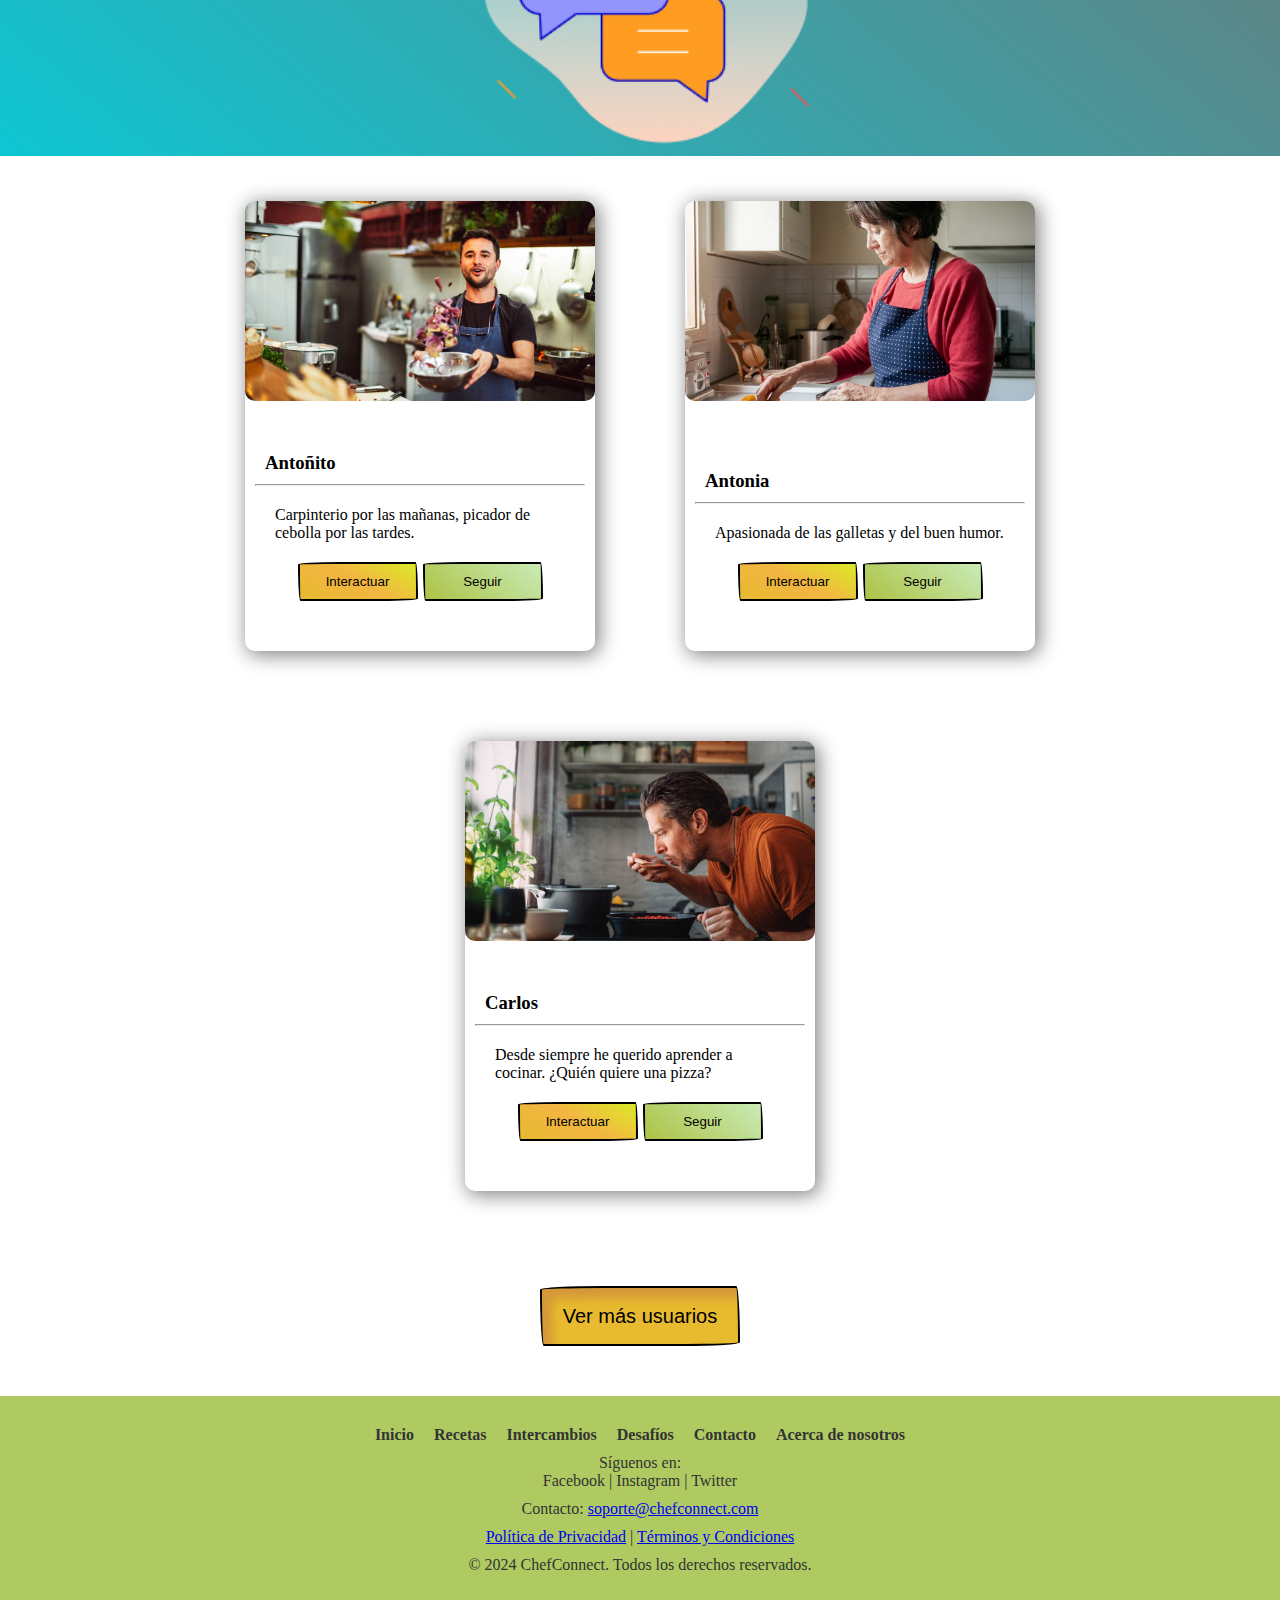
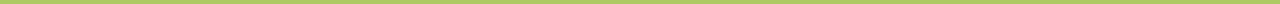
<file: pages/usuarios.html>
<!DOCTYPE html>
<html lang="en">

<head>
    <meta charset="UTF-8">
    <meta name="viewport" content="width=device-width, initial-scale=1.0">
    <title>usuarios</title>
    <meta name="description" content="Usuarios interactuan entre sí y comparten recetas">
    <meta name="keywords" content="CEI, Diseño Web, HTML, CSS, Cocina, Recetas">
    <meta name="author" content="Jaume Esquerdo">
    <link rel="stylesheet" href="../css/usuarios.css">
    <link rel="stylesheet" href="../css/footer.css" />
    <link rel="stylesheet" href="../css/header.css" />

</head>

<body>

    <div class="container">

        <div class="header">
            <div class="logo">
                <a href="./index.html">
                    <img src="../img/logo.png" alt="Logo de pagina" /></a>
            </div>
            <ul>
                <!-- Solo le agregas el id de inicio al enlace que deseas marcar y ya con eso -->
                <li><a id="inicio" href="./usuarios.html">Usuarios</a></li>
                <li><a href="./resenas.html">Reseñas</a></li>
                <li><a href="./recetas.html">Recetas</a></li>
                <li><a href="./perfil.html">Perfil</a></li>
<!-- AQUI ME FALTA CAMBIAR EL COLOR BLANCO DEL INICIO Y PONERLO AL USUARIO -->
                <li style="color: #403f3f;"><a  href="./index.html">Inicio</a></li>
            </ul>
        </div>
        <div class="content-usuarios">
            <div class="explain-comunidad">
                <div class="entrada-comunidad">
                    <h2 class="titulo-usuarios">¿Qué es nuestra comunidad?</h2>
                    <p class="parrafo-usuarios"> Aquí, los amantes de la gastronomía se unen para compartir su pasión
                        por la
                        comida y la creatividad en la cocina. Nuestra misión es fomentar un ambiente amigable y
                        colaborativo
                        donde todos los entusiastas, desde principiantes hasta chefs experimentados, pueden intercambiar
                        recetas, consejos y trucos culinarios.</p>
                </div>

                <div class="imagen-comunidad"> <img src="../img/ratatouille.webp" alt="Ratatouille">
                </div>
            </div>

            <div class="chat">
                <h2 id="habla"> Habla con más de 1000 usuarios para compartir recetas y vivencias <div><a
                            href="./register.html"><button>Únete a ellos</button></a></div>
                </h2>
                <div class="chat-container">
                    <img src="../img/iPhone 16 Pro - 1.png" alt="Iphone">
                </div>
                <div class="bocadillos-chat"> <img src="../img/Chat (1).png" alt=""></div>


            </div>

            <div class="cards">
                <div class="card">

                    <span><img class="user-img" src="../img/antonio.jpg" alt="Sample photo"></span>
                    <div class="text">
                        <h3>Antoñito</h3>
                        <hr>
                        <p>Carpinterio por las mañanas, picador de cebolla por las tardes.</p>
                        <div class="buttons">
                            <a href="./register.html"><button>Interactuar</button></a>
                            <a href="./register.html"><button class="seguir">Seguir</button></a>
                        </div>

                    </div>
                </div>

                <div class="card">

                    <span><img class="user-img" src="../img/cocinera1.webp" alt="Usuario cocinera"></span>
                    <div class="text">
                        <h3>Antonia</h3>
                        <hr>
                        <p>Apasionada de las galletas y del buen humor.</p>
                        <div class="buttons">
                            <a href="./register.html"><button>Interactuar</button></a>
                            <a href="./register.html"><button class="seguir">Seguir</button></a>
                        </div>

                    </div>
                </div>

                <div class="card">

                    <span><img class="user-img" src="../img/carlos.jpg" alt="Usuario cocinero"></span>
                    <div class="text">
                        <h3>Carlos</h3>
                        <hr>
                        <p>Desde siempre he querido aprender a cocinar. ¿Quién quiere una pizza?</p>
                        <div class="buttons">
                            <a href="./register.html"><button class="interactuar">Interactuar</button></a>
                            <a href="./register.html"><button class="seguir">Seguir</button></a>
                        </div>
                    </div>
                </div>

            </div>
            <div class="boton-vermas"> <a href="./register.html"><button>Ver más usuarios</button></a></div>

        </div>
        <div class="footer">
            <!-- Enlaces de navegación -->
            <ul class="footer-nav">
                <li><a href="./index.html">Inicio</a></li>
                <li><a href="./recetas.html">Recetas</a></li>
                <li><a href="./intercambios.html">Intercambios</a></li>
                <li><a href="./desafios.html">Desafíos</a></li>
                <li><a href="./contacto.html">Contacto</a></li>
                <li><a href="./acerca.html">Acerca de nosotros</a></li>
            </ul>

            <!-- Redes sociales -->
            <div class="footer-social">
                <p>Síguenos en:</p>
                <a href="https://www.facebook.com/ChefConnect" target="_blank">Facebook</a>
                |
                <a href="https://www.instagram.com/ChefConnect" target="_blank">Instagram</a>
                |
                <a href="https://twitter.com/ChefConnect" target="_blank">Twitter</a>
            </div>

            <!-- Información de contacto -->
            <div class="footer-contact">
                <p>
                    Contacto:
                    <a href="mailto:soporte@chefconnect.com">soporte@chefconnect.com</a>
                </p>
            </div>

            <!-- Políticas del sitio -->
            <div class="footer-legal">
                <a href="./privacidad.html">Política de Privacidad</a> |
                <a href="./tyc.html">Términos y Condiciones</a>
            </div>

            <!-- Derechos de autor -->
            <div class="footer-copyright">
                <p>&copy; 2024 ChefConnect. Todos los derechos reservados.</p>
            </div>
</body>

</html>
</file>
<file: css/footer.css>
.footer {
    background-color: #afca61;
    padding: 20px;
    text-align: center;
    color: #333;
}

    

.footer-nav {
    list-style: none;
    padding: 0;
    margin: 10px 0;
    display: flex;
    justify-content: center;
    gap: 20px;
}

.footer-nav li {
    display: inline;
}

.footer-nav a {
    text-decoration: none;
    color: #333;
    font-weight: bold;
}

.footer-social, .footer-contact, .footer-legal, .footer-newsletter, .footer-copyright {
    margin: 10px 0;
}

.footer-social a {
    text-decoration: none;
    color: #333;
}
</file>
<file: css/header.css>
.header{
    display: flex;
    justify-content: space-between;
    background-color: #afca61;
    
}
.header ul{
    display: flex;
    gap:50px;
    padding: 10px;
    align-items: center;
    list-style: none;
}
.header ul a{
    text-decoration: none;
    font-size:20px;
    margin: 20px;
    font-weight: bold;
    color:rgb(64, 63, 63)
}

/*  Para indicar que estas en esta página */
#inicio{
    color:white;
}


.logo{
    border:2px solid black;
    border-radius: 50px 50px 50px 50px;
    width: 70px;
    height: 70px;
    margin: 10px;
}

.logo img{
    padding: 10px;
    width: 70px;
    height: 70px;
}
</file>
<file: css/login.css>
.container{
    display: flex;
    flex-direction: row;
    height: 100vh;
    justify-content: center;
    align-items: center;
}

.img{
    border-radius: 200px 15px 200px 15px;
    border: 2px solid #afca61;
    align-content: center;
    padding: 20px;
    margin: 20px;
    overflow: hidden; /* Oculta el contenido que se salga del borde */
    width: 550px; 
    height: 550px; 
}
.img img {
    width: 100%; /* La imagen ocupará todo el ancho y alto del contenedor */
    height: 100%; 
    object-fit: cover; /* Asegura que la imagen mantenga su proporción */
}



.form{
    display: flex;
    flex-direction: column;
    align-content: center;
    flex:1;
    padding: 40px;
    width: 100vw;
    align-items: center;
}

.titulo{
    display: flex;
    flex-direction: row;

}
.titulo img{
    width: 60px;
    height: 60px;
}

.form h1{
    margin: 10px;
    font-size: 40px;
    font-weight: initial;
    color: #d49839;
}

.form p{
    margin: 10px;
    padding: 40px;
    font-size: 20px;
    text-align: center;
    
}

input {
    width: 100%; 
    padding: 10px;
    margin: 5px 0 15px 0;
    border-radius: 5px;
    border: 1px solid #ccc;
    box-sizing: border-box; 
  }

  .button {
    background-color: #afca61; /* Color de fondo verde claro */
    border: 2px solid black;   /* Borde negro */
    
    box-shadow: inset 10px 10px 10px #adc344;
    border-radius: 255px 15px 225px 15px / 15px 225px 15px 225px;
    padding: 10px 20px;        /* Espaciado interno */
    color: black;              /* Color del texto */
    cursor: pointer;           /* Cambia el cursor al pasar sobre el botón */
    transition: all 0.2s ease; /* Transición suave al pasar el mouse */
    
}

/* Efecto al pasar el mouse */
.button:hover {
    background-color: #adc344; /* Cambia el color de fondo al pasar el mouse */
    box-shadow: inset 10px 10px 10px #afca61;
}
</file>
<file: css/profile.css>
/* Estilos básicos para la página */
* {
    box-sizing: border-box;
    margin: 0;
    padding: 0;
}

/* Contenedor principal */
.container {
    background-color: #fff;
    display: flex;
    padding: 40px;
    height: 100vh;
}

.profile-picture {
    width: 200px;
    height: 200px;
    border-radius: 50%;
    overflow: hidden;
    /* Esto asegura que la imagen se recorte en un círculo */
    border: 2px solid #afca61;
}

/* La imagen dentro del contenedor */
.profile-picture img {
    width: 100%;
    height: 100%;
    object-fit: cover;
    /* Esto asegura que la imagen cubra el contenedor sin distorsionarse */
    border-radius: 50%;
    /* Opcional, ya que el contenedor tiene overflow:hidden */
}

.main-content {
    flex: 1;
    padding: 40px;
    width: 100vw;
}

.main-content h1 {
    color: #e67e22;
    text-align: center;
    margin-top: 10px;
    padding: 0px;
}

/* Danger Zone */
.danger-zone {
    margin: 20px 0;
    color: #e67e22;
    text-align: center;
    align-content: center;
}

.danger-zone h2 {
    text-align: center;
    margin-bottom: 5px;
    font-size: 24px;
}

.danger-zone p {
    font-size: 18px;
    color: #666;
}

/* Estilo para los campos de contraseña */
.password-group {
    display: flex;
    gap: 10px;
    margin-bottom: 20px;
}

.password-group input {
    flex: 1;
    padding: 10px;
    border: 1px solid #ccc;
    border-radius: 5px;
}

/* Estilo para el botón */
.button {
    background-color: #e7ba2f;
    border: 2px solid black; /* Borde negro */

    box-shadow: inset 10px 10px 10px #d49839;
    border-radius: 255px 15px 225px 15px / 15px 225px 15px 225px;
    padding: 10px 20px;/* Espaciado interno */
    color: black;/* Color del texto */
    cursor: pointer;/* Cambia el cursor al pasar sobre el botón */
    transition: all 0.2s ease;/* Transición suave al pasar el mouse */

}

/* Efecto al pasar el mouse */
.button:hover {
    background-color: #d49839;/* Cambia el color de fondo al pasar el mouse */
    box-shadow: inset 10px 10px 10px #e7ba2f;
}
</file>
<file: css/register.css>
.container{
    display: flex;
    flex-direction: row;
    height: 100vh;
    justify-content: center;
    align-items: center;
}

.img{
    border-radius: 200px 15px 200px 15px;
    border: 2px solid #afca61;
    align-content: center;
    padding: 20px;
    margin: 20px;
    overflow: hidden; /* Oculta el contenido que se salga del borde */
    width: 550px; 
    height: 550px; 
}
.img img {
    width: 100%; /* La imagen ocupará todo el ancho y alto del contenedor */
    height: 100%; 
    object-fit: cover; /* Asegura que la imagen mantenga su proporción */
}



.form{
    display: flex;
    flex-direction: column;
    flex:1;
    padding: 40px;
    width: 100vw;
    align-items: center;
}
.age-gender {
    display: flex;
    gap: 20px; /* Espacio entre las columnas */
   align-items: center;
}


.field {
    display: flex;
    flex-direction: column; 
}

.radio-group {
    display: flex;
    gap: 20px; /* Espacio entre los botones de radio */
}

.radio-group label {
    display: flex;
    align-items:baseline; /* Alinea el botón de radio con el texto */
    gap: 5px; /* Espacio entre el botón de radio y el texto */
}

.form h1{
    margin: 10px;
    font-size: 40px;
    font-weight: initial;
    color: #d49839;
}

input {
    width: 100%; 
    padding: 10px;
    margin: 5px 0 15px 0;
    border-radius: 5px;
    border: 1px solid #ccc;
    box-sizing: border-box; 
  }

  .checkbox {
    display: flex;
    align-items: center; /* Centra verticalmente el contenido */
    justify-content: center;
    flex-wrap: nowrap; /* Evita que los elementos se desborden */
    padding: 10px;
  
}

.checkbox input {
    width: auto; /* Ancho automático */
    margin: 10px; /* Sin margen */
}
.checkbox label{
    margin: 0 ;
}




  .button {
    background-color: #afca61; /* Color de fondo verde claro */
    border: 2px solid black;   /* Borde negro */
    
    box-shadow: inset 10px 10px 10px #adc344;
    border-radius: 255px 15px 225px 15px / 15px 225px 15px 225px;
    padding: 10px 20px;        /* Espaciado interno */
    color: black;              /* Color del texto */
    cursor: pointer;           /* Cambia el cursor al pasar sobre el botón */
    transition: all 0.2s ease; /* Transición suave al pasar el mouse */
    
}

/* Efecto al pasar el mouse */
.button:hover {
    background-color: #adc344; /* Cambia el color de fondo al pasar el mouse */
    box-shadow: inset 10px 10px 10px #afca61;
}
</file>
<file: css/tyc.css>
* {
    box-sizing: border-box;
    margin: 0;
    padding: 0;
  }

  .container{
    display: flex;
    flex-wrap: wrap;
    align-items: center;
  }

  .container h1{
    text-align: center;
    margin: 20px;
  }
  .container p{
    text-align: center;
    padding: 40px;
  }
</file>
<file: css/styles.css>
/* Reset CSS */
*{
    box-sizing: border-box;
    margin:0;
    padding:0;
}


.container{
    display: flex;
    flex-direction: column;
    height: 100vh;
}


.content{
    display: flex;
    flex-direction: column;
    flex:1;
    padding: 40px;
    align-items: center;
}
.content h1{
    margin: 10px;
    font-size: 40px;
    color: #d49839;
}

.content p{
    margin: 10px;
    padding: 0px;
    font-size: 20px;
   
}

.maincontent{
    display: flex;
    align-items: space-around;
    margin: 10px;
    padding: 40px;
    gap: 20px;
}

.maincontent h2{
    color: #d49839;
}

.whatToDo ul{
    
    align-items: center;
    list-style: none;
}

.whatToDo li{
    margin: 10px;
}

.enjoy{
    align-items: center;
}

.enjoy p{
    padding: 0;
    color: black;
    font-size: 16px;
}

.img{
    padding: 40px;
    width: 100vw;
    height: 700px;
    border-radius: 50px 50px 50px 50px;
}

.button {
    background-color: #e7ba2f; /* Color de fondo verde claro */
    border: 2px solid black;   /* Borde negro */
    
    box-shadow: inset 10px 10px 10px #d49839;
    border-radius: 255px 15px 225px 15px / 15px 225px 15px 225px;
    padding: 10px 20px;        /* Espaciado interno */
    color: black;              /* Color del texto */
    cursor: pointer;           /* Cambia el cursor al pasar sobre el botón */
    transition: all 0.2s ease; /* Transición suave al pasar el mouse */
    
}

/* Efecto al pasar el mouse */
.button:hover {
    background-color: #d49839; /* Cambia el color de fondo al pasar el mouse */
    box-shadow: inset 10px 10px 10px #e7ba2f;
}


.titulo{
    display: flex;
    flex-direction: row;

}
.titulo img{
    width: 60px;
    height: 60px;
}
</file>
<file: css/usuarios.css>
/* Reset CSS */
/* Se agrego el reset porque agregaba un margin y 
padding  por defecto que modificaba todo el header que estamos agregando  */
* {
    box-sizing: border-box;
    margin: 0;
    padding: 0;
}

.container {
    display: flex;
    flex-direction: column;
    height: 100vh;
}

.content-usuarios {
    flex: 1;
    justify-content: space-between;
}

/* #usuarios { */
/* color: white; */
/* } */

.imagen-comunidad {
    align-items: center;
    display: flex;
    justify-content: center;

}

.imagen-comunidad img {
    max-width: 100%;
    height: 850px;
    min-width: 550px;
    background-color: aqua;
    border-radius: 50px;
    margin: 20px;
}

.titulo-usuarios {
    padding: 20px;
    color: rgb(17, 17, 17);
    font-size: 32px;
}

.parrafo-usuarios {
    padding: 20px;
    color: #323963;
    font-size: 24px;
}

.chat-container img {
    width: 350px;
    height: 690px;
    display: flex;
    flex-direction: column;
    margin: 10px;
}

.mensaje {
    border: 1px solid wheat;
    display: flex;
    justify-content: flex-end;
}

.message {
    margin: 5px;
    padding: 10px;
    border-radius: 5px;
}

.user {
    background-color: #afca61;


}

.other {
    background-color: #b1b1b1;

}

.cards {
    display: flex;
    flex-wrap: wrap;
    justify-content: center;
}

.card {
    display: flex;
    flex-direction: column;
    justify-content: space-between;
    flex: 1 1 350px;
    max-width: 350px;
    height: 450px;
    margin: 45px;
    border: 1 dashed rgb(134, 134, 134);
    box-shadow: 3px 3px 20px 1px rgb(129, 128, 128);
    border-radius: 10px;
}

.card img {
    width: 100%;
    height: 200px;
    display: flex;
    justify-content: center;
    object-fit: cover;
}

.card .text {
    padding: 10px;
}

.card .text h3 {
    padding: 10px;
}

.card .text p {
    padding: 10px;

}

@media (max-width: 1684px) {
    .chat-container {
        display: none;
    }

}

span {
    justify-content: center;
    display: flex;
}

.card button {
    width: 120px;
    transition: width 0.4s ease;
    background: linear-gradient(30deg, #e7ba2f, rgb(243, 181, 66), rgb(220, 233, 40));
    border: 2px solid black;
    /* Borde negro */
    border-radius: 255px 15px 225px 15px / 15px 225px 15px 225px;
    padding: 10px 20px;
    /* Espaciado interno */
    color: black;
    /* Color del texto */
    cursor: pointer;
    /* Cambia el cursor al pasar sobre el botón */


}


.buttons {
    display: flex;
    gap: 5px;
    justify-content: center;
    align-items: flex-end;
    margin-bottom: 40px;

}

.buttons .seguir {
    background: linear-gradient(40deg, #adc344, rgb(201, 235, 183));
    color: black;
}



.explain-comunidad {
    display: flex;
    justify-content: space-evenly;
    flex-wrap: wrap;
}

.entrada-comunidad {
    width: 650px;
    align-content: center;
}

.chat {
    background: linear-gradient(40deg, rgb(14, 198, 211), rgb(114, 117, 115));
    display: flex;
    margin: 0;
    flex-direction: row-reverse;
    justify-content: space-around;
    flex-wrap: wrap
}

.chat h2 {
    display: flex;
    align-items: center;
}

button {
    cursor: pointer;
}

button:hover {
    width: 200px;
}

#habla {
    padding: 15px;
    font-size: 32px;
    display: flex;
    flex-direction: column;
    justify-content: center;
}

#habla button {
    margin: 10px;

    width: 400px;
    height: 60px;

    font-size: 20px;
    max-width: 200px;
    border: none;

    background-color: #e7ba2f;
    /* Color de fondo verde claro */
    border: 2px solid black;
    /* Borde negro */
    box-shadow: inset 10px 10px 10px #d49839;
    border-radius: 255px 15px 225px 15px / 15px 225px 15px 225px;
    padding: 10px 20px;
    /* Espaciado interno */
    color: black;
    /* Color del texto */
    cursor: pointer;
    /* Cambia el cursor al pasar sobre el botón */
    transition: all 0.2s ease;
    /* Transición suave al pasar el mouse */
}

#habla button:hover {
    background-color: rgb(194, 197, 22);
}

.bocadillos-chat {
    display: flex;
    justify-content: flex-end;
    align-items: center;
}

.bocadillos-chat img {
    width: 350px;
    height: 350px;
}

.boton-vermas {
    display: flex;
    justify-content: center;
    padding: 50px;
}

.boton-vermas button {
    background-color: #e7ba2f;
    /* Color de fondo verde claro */
    border: 2px solid black;
    /* Borde negro */

    box-shadow: inset 10px 10px 10px #d49839;
    border-radius: 255px 15px 225px 15px / 15px 225px 15px 225px;
    padding: 10px 20px;
    /* Espaciado interno */
    color: black;
    /* Color del texto */
    cursor: pointer;
    /* Cambia el cursor al pasar sobre el botón */
    transition: all 0.2s ease;
    /* Transición suave al pasar el mouse */
    width: 400px;
    height: 60px;
    font-size: 20px;
    max-width: 200px;

}

.boton-vermas button:hover {
    background-color: #d49839;
    /* Cambia el color de fondo al pasar el mouse */
    box-shadow: inset 10px 10px 10px #e7ba2f;
    color: white;
}

.user-img {
    border-radius: 10px;
}

.text p {
    margin: 10px;
}
</file>
